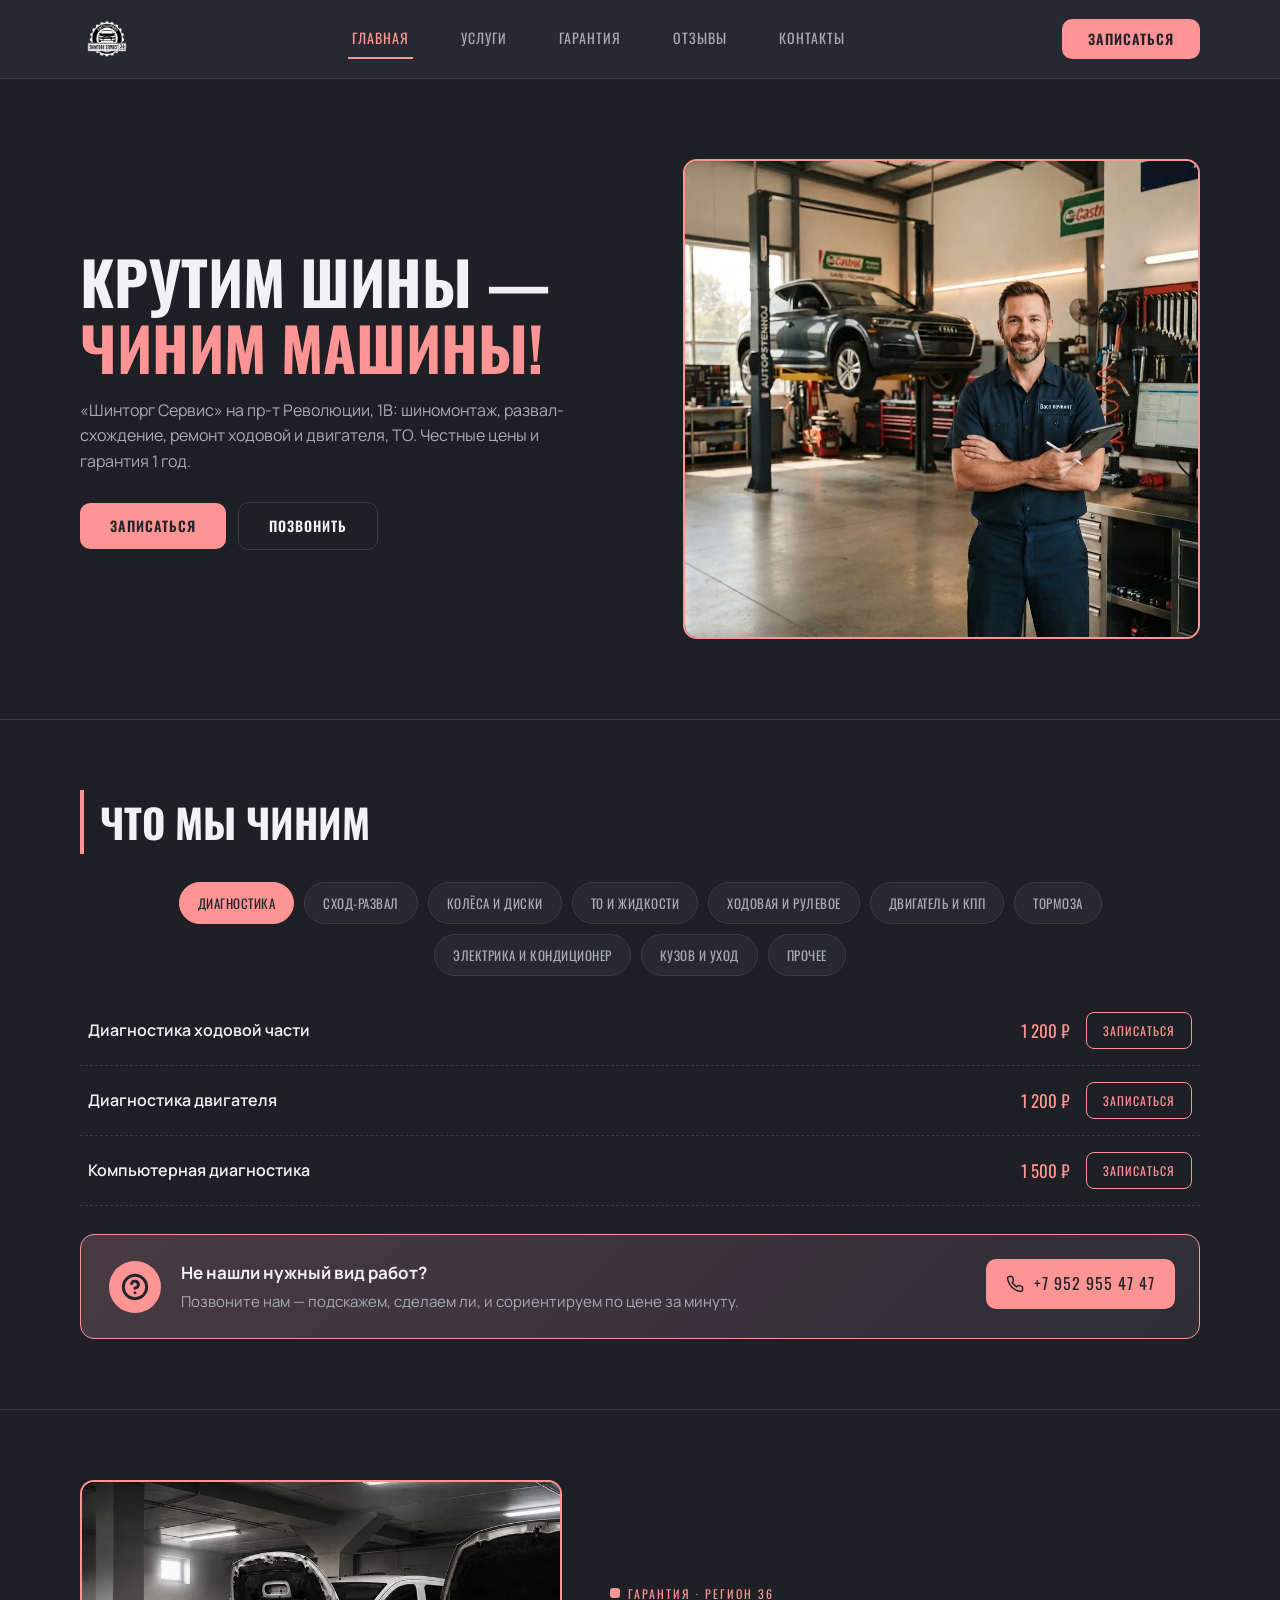
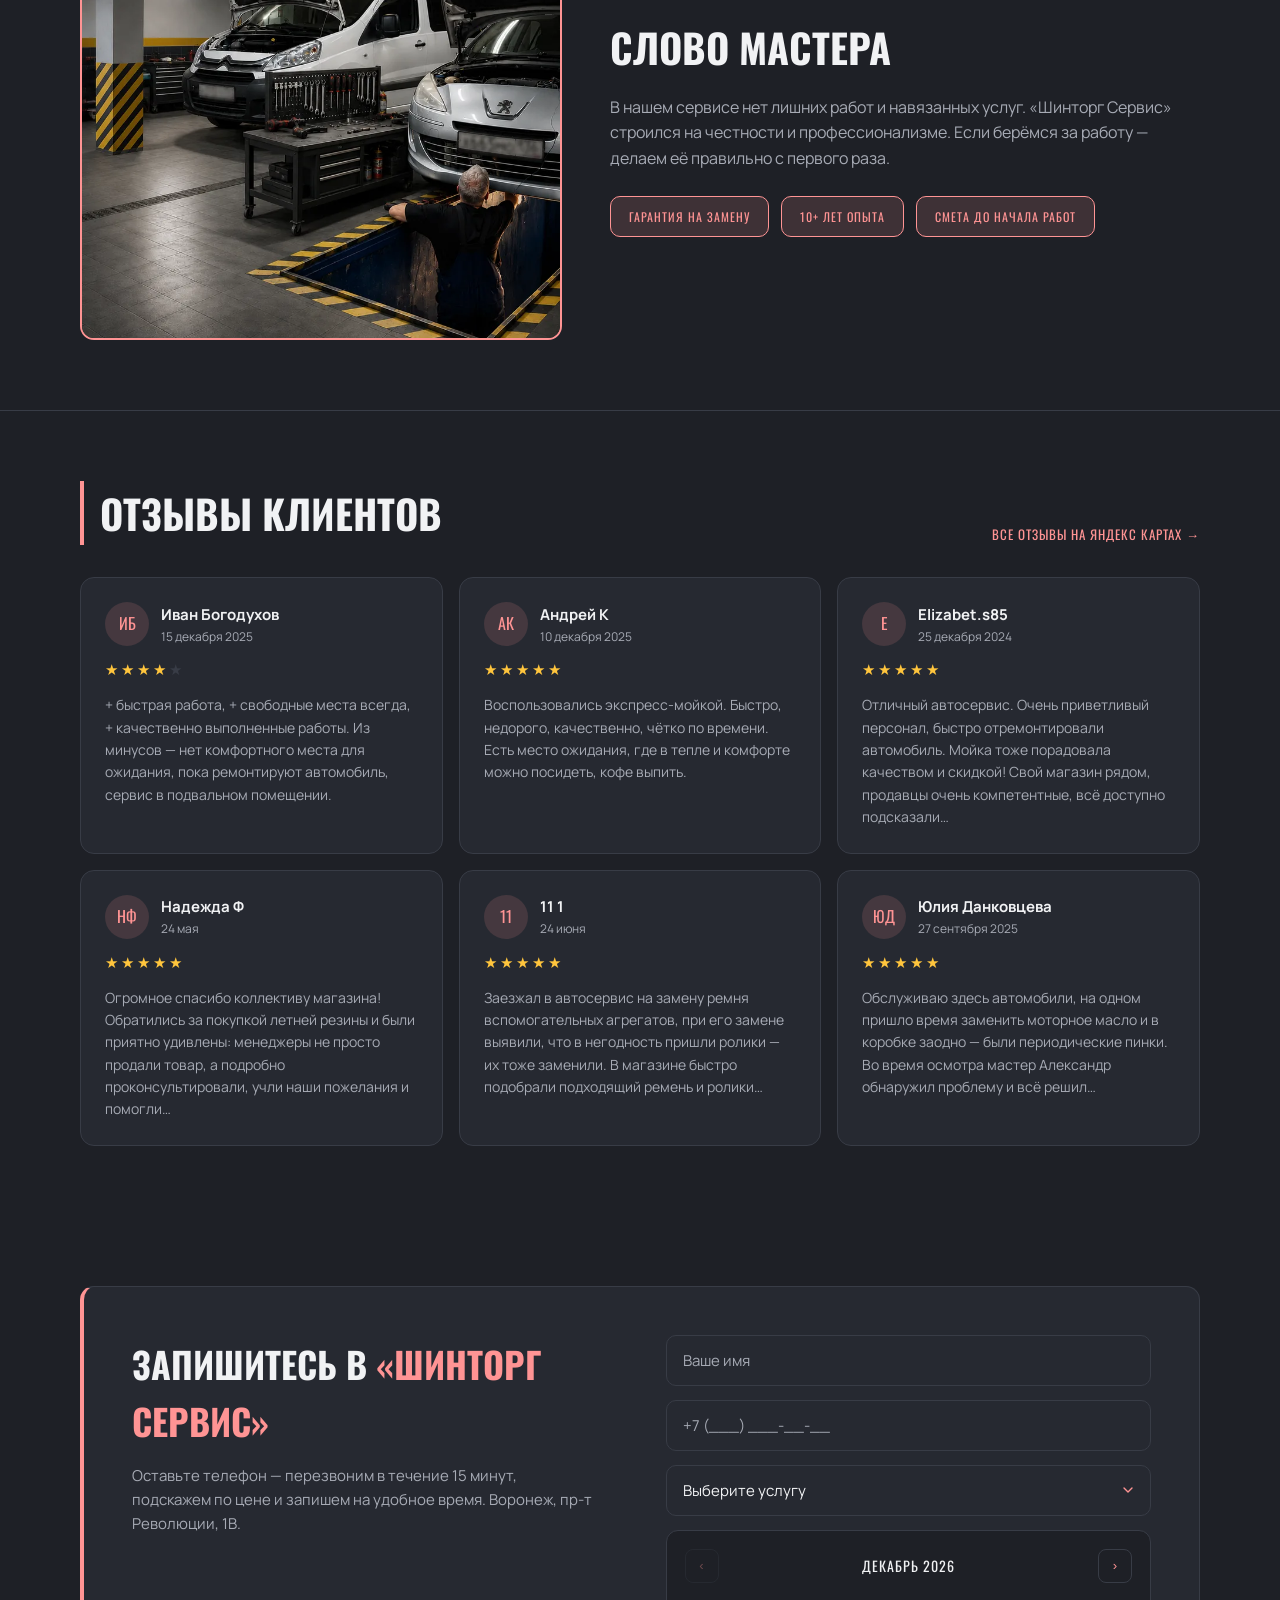
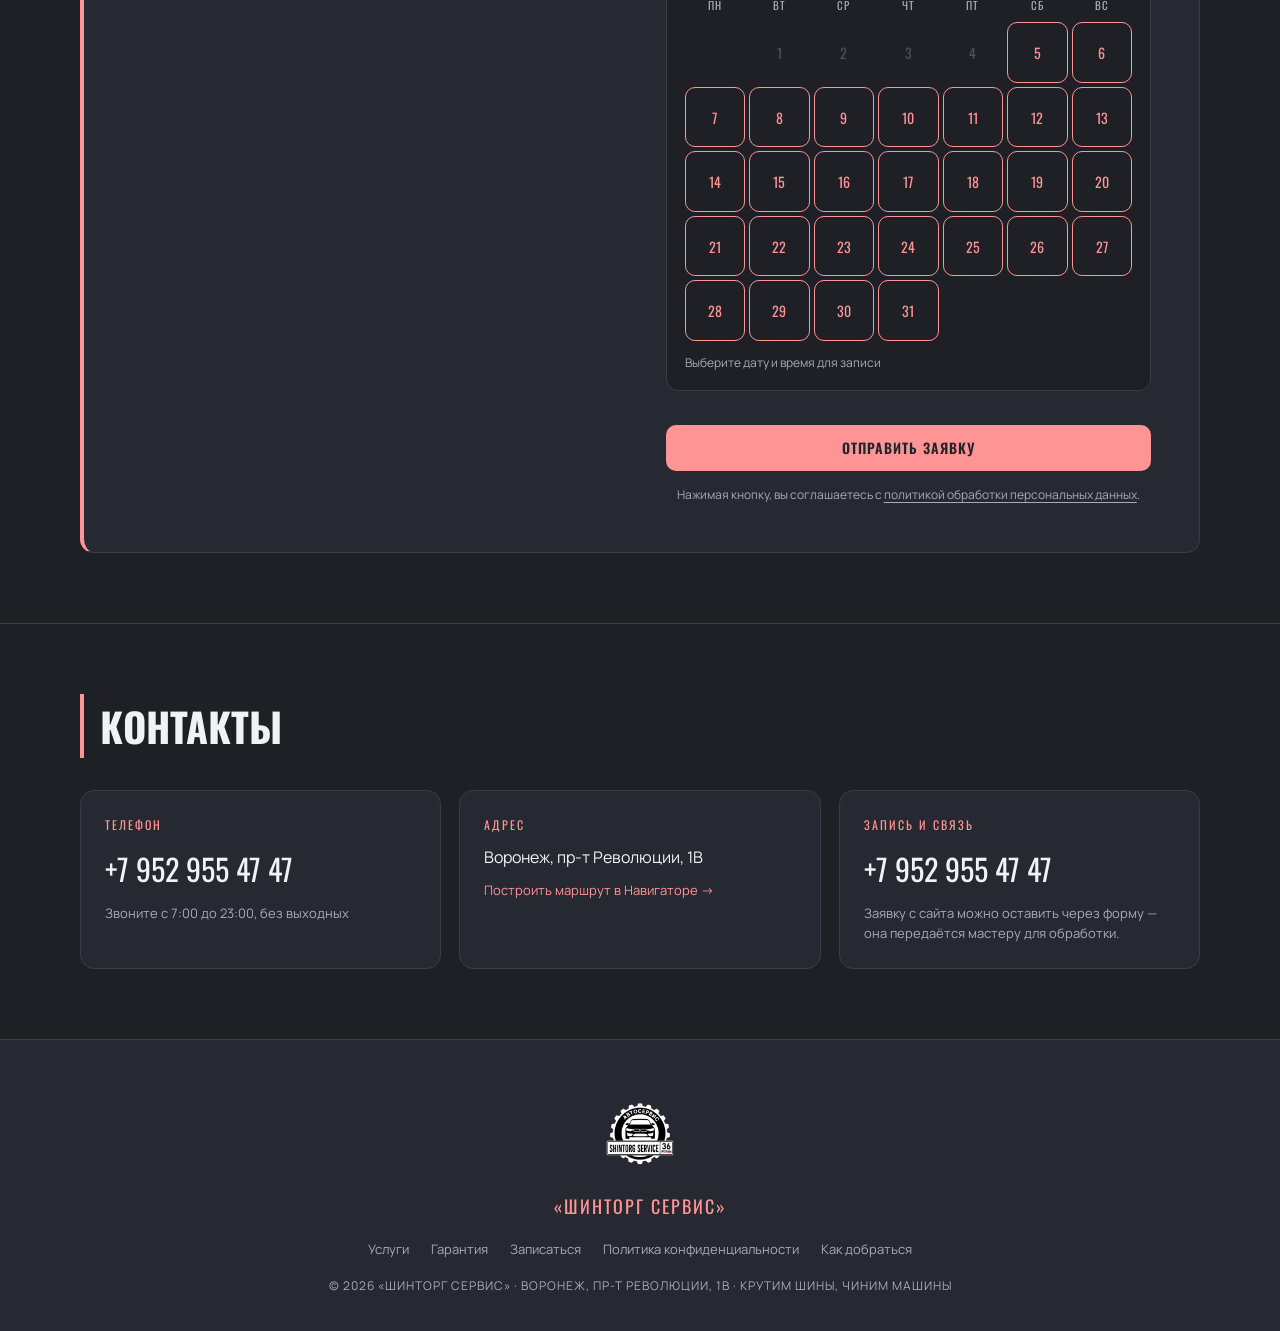
<file: index.html>
<!doctype html>
<html lang="ru">
  <head>
    <meta charset="UTF-8" />
    <meta name="viewport" content="width=device-width, initial-scale=1" />
    <title>Шинторг Сервис — автосервис в Воронеже | пр-т Революции 1В</title>
    <meta
      name="description"
      content="«Шинторг Сервис» в Воронеже: шиномонтаж, развал-схождение, ремонт ходовой и двигателя, ТО, автоэлектрик, химчистка. Гарантия 1 год. Пр-т Революции, 1В."
    />

    <!-- Фавиконка -->
    <link rel="icon" type="image/png" href="img/favicon.png" />
    <link rel="apple-touch-icon" href="img/favicon.png" />
    <meta name="theme-color" content="#23272f" />
    <meta name="robots" content="index, follow" />
    <meta property="og:type" content="website" />
    <meta
      property="og:title"
      content="Шинторг Сервис — автосервис в Воронеже"
    />
    <meta
      property="og:description"
      content="Шиномонтаж, диагностика, ремонт ходовой и двигателя, ТО. Запись на обслуживание в Воронеже."
    />
    <meta
      property="og:url"
      content="https://ar4i23.github.io/shintorg_service/"
    />
    <meta
      property="og:image"
      content="https://ar4i23.github.io/shintorg_service/img/master_1.webp"
    />
    <meta name="twitter:card" content="summary_large_image" />
    <link rel="canonical" href="https://ar4i23.github.io/shintorg_service/" />

    <link rel="preconnect" href="https://fonts.googleapis.com" />
    <link rel="preconnect" href="https://fonts.gstatic.com" crossorigin />
    <link
      href="https://fonts.googleapis.com/css2?family=Oswald:wght@500;600;700&family=Manrope:wght@400;500;700&display=swap"
      rel="stylesheet"
    />
    <link rel="stylesheet" href="css/style.css" />
    <link
      rel="preload"
      as="image"
      href="img/master_1.webp"
      fetchpriority="high"
    />
    <!-- Микроразметка: помогает Яндексу и Google понять, что это автосервис в Воронеже -->
    <script type="application/ld+json">
      {
        "@context": "https://schema.org",
        "@type": "AutoRepair",
        "name": "Шинторг Сервис",
        "description": "Автосервис в Воронеже: шиномонтаж, компьютерная диагностика, сход-развал, ремонт ходовой и двигателя. Онлайн-запись на сайте.",
        "url": "https://ar4i23.github.io/shintorg_service/",
        "telephone": "+79529554747",
        "address": {
          "@type": "PostalAddress",
          "addressLocality": "Воронеж",
          "streetAddress": "пр-т Революции, 1В",
          "addressCountry": "RU"
        },
        "openingHoursSpecification": {
          "@type": "OpeningHoursSpecification",
          "dayOfWeek": [
            "Monday",
            "Tuesday",
            "Wednesday",
            "Thursday",
            "Friday",
            "Saturday"
          ],
          "opens": "09:00",
          "closes": "19:00"
        },
        "priceRange": "от 700 ₽"
      }
    </script>
    <!-- Yandex.Metrika counter -->
    <script type="text/javascript">
      (function (m, e, t, r, i, k, a) {
        m[i] =
          m[i] ||
          function () {
            (m[i].a = m[i].a || []).push(arguments);
          };
        m[i].l = 1 * new Date();
        for (var j = 0; j < document.scripts.length; j++) {
          if (document.scripts[j].src === r) {
            return;
          }
        }
        ((k = e.createElement(t)),
          (a = e.getElementsByTagName(t)[0]),
          (k.async = 1),
          (k.src = r),
          a.parentNode.insertBefore(k, a));
      })(
        window,
        document,
        "script",
        "https://mc.yandex.ru/metrika/tag.js?id=113299816",
        "ym",
      );

      ym(113299816, "init", {
        ssr: true,
        webvisor: true,
        clickmap: true,
        ecommerce: "dataLayer",
        referrer: document.referrer,
        url: location.href,
        accurateTrackBounce: true,
        trackLinks: true,
      });
    </script>
    <noscript
      ><div>
        <img
          src="https://mc.yandex.ru/watch/113299816"
          style="position: absolute; left: -9999px"
          alt=""
        /></div
    ></noscript>
    <!-- /Yandex.Metrika counter -->
  </head>
  <body>
    <!-- Шапка: лого + навигация + кнопка -->
    <header class="header">
      <div class="header__inner container">
        <a class="header__logo" href="#hero">
          <img
            class="header__logo-img"
            src="img/logo.webp"
            alt="Логотип автосервиса «Шинторг Сервис»"
            width="54"
            height="54"
            decoding="async"
          />
        </a>

        <nav class="header__nav" data-nav aria-label="Основная навигация">
          <ul class="header__nav-list">
            <li>
              <a class="header__nav-item header__nav-item--active" href="#hero"
                >Главная</a
              >
            </li>
            <li><a class="header__nav-item" href="#services">Услуги</a></li>
            <li><a class="header__nav-item" href="#guarantee">Гарантия</a></li>
            <li><a class="header__nav-item" href="#reviews">Отзывы</a></li>
            <li><a class="header__nav-item" href="#contacts">Контакты</a></li>
          </ul>
        </nav>

        <div class="header__actions">
          <button
            class="button header__cta"
            type="button"
            data-scroll="#request"
          >
            Записаться
          </button>
          <button
            class="header__burger"
            type="button"
            data-burger
            aria-label="Открыть меню"
            aria-expanded="false"
          >
            <span class="header__burger-line"></span>
            <span class="header__burger-line"></span>
            <span class="header__burger-line"></span>
          </button>
        </div>
      </div>
    </header>

    <!-- Герой -->
    <section class="hero" id="hero">
      <div class="hero__inner container">
        <div class="hero__content">
          <h1 class="hero__title">
            Крутим шины — <span class="hero__accent">чиним машины!</span>
          </h1>
          <p class="hero__text">
            «Шинторг Сервис» на пр-т Революции, 1В: шиномонтаж,
            развал-схождение, ремонт ходовой и двигателя, ТО. Честные цены и
            гарантия 1 год.
          </p>
          <div class="hero__actions">
            <button
              class="button hero__button"
              type="button"
              data-scroll="#request"
            >
              Записаться
            </button>
            <a
              class="button button--secondary hero__phone"
              href="tel:+79529554747"
            >
              Позвонить
            </a>
          </div>
        </div>
        <figure class="hero__photo" data-reveal>
          <img
            src="img/master_1.webp"
            alt="Мастер автосервиса «Шинторг Сервис»"
            width="1024"
            height="1024"
            fetchpriority="high"
            decoding="async"
          />
        </figure>
      </div>
    </section>

    <!-- Прайс с категориями -->
    <section class="price" id="services">
      <div class="container">
        <h2 class="price__title">Что мы чиним</h2>

        <div class="price__tabs" role="tablist" aria-label="Категории услуг">
          <button
            class="price__tab price__tab--active"
            type="button"
            role="tab"
            aria-selected="true"
            data-tab="diag"
          >
            Диагностика
          </button>
          <button
            class="price__tab"
            type="button"
            role="tab"
            aria-selected="false"
            data-tab="razval"
          >
            Сход-развал
          </button>
          <button
            class="price__tab"
            type="button"
            role="tab"
            aria-selected="false"
            data-tab="wheels"
          >
            Колёса и диски
          </button>
          <button
            class="price__tab"
            type="button"
            role="tab"
            aria-selected="false"
            data-tab="to"
          >
            ТО и жидкости
          </button>
          <button
            class="price__tab"
            type="button"
            role="tab"
            aria-selected="false"
            data-tab="susp"
          >
            Ходовая и рулевое
          </button>
          <button
            class="price__tab"
            type="button"
            role="tab"
            aria-selected="false"
            data-tab="engine"
          >
            Двигатель и КПП
          </button>
          <button
            class="price__tab"
            type="button"
            role="tab"
            aria-selected="false"
            data-tab="brakes"
          >
            Тормоза
          </button>
          <button
            class="price__tab"
            type="button"
            role="tab"
            aria-selected="false"
            data-tab="electro"
          >
            Электрика и кондиционер
          </button>
          <button
            class="price__tab"
            type="button"
            role="tab"
            aria-selected="false"
            data-tab="body"
          >
            Кузов и уход
          </button>
          <button
            class="price__tab"
            type="button"
            role="tab"
            aria-selected="false"
            data-tab="other"
          >
            Прочее
          </button>
        </div>

        <div class="price__panels">
          <!-- Диагностика -->
          <div class="price__panel" role="tabpanel" data-panel="diag">
            <div class="price__row">
              <div class="price__info">
                <span class="price__name">Диагностика ходовой части</span>
              </div>
              <span class="price__value">1 200 ₽</span
              ><button
                class="price__book"
                type="button"
                data-book="Диагностика ходовой части"
              >
                Записаться
              </button>
            </div>
            <div class="price__row">
              <div class="price__info">
                <span class="price__name">Диагностика двигателя</span>
              </div>
              <span class="price__value">1 200 ₽</span
              ><button
                class="price__book"
                type="button"
                data-book="Диагностика двигателя"
              >
                Записаться
              </button>
            </div>
            <div class="price__row">
              <div class="price__info">
                <span class="price__name">Компьютерная диагностика</span>
              </div>
              <span class="price__value">1 500 ₽</span
              ><button
                class="price__book"
                type="button"
                data-book="Компьютерная диагностика"
              >
                Записаться
              </button>
            </div>
          </div>

          <!-- Сход-развал -->
          <div class="price__panel" role="tabpanel" data-panel="razval" hidden>
            <div class="price__row">
              <div class="price__info">
                <span class="price__name">Сход-развал</span
                ><span class="price__note"
                  >цена за одну ось · регулировка на 3D-стенде</span
                >
              </div>
              <span class="price__value">2 000 ₽</span
              ><button
                class="price__book"
                type="button"
                data-book="Сход-развал"
              >
                Записаться
              </button>
            </div>
          </div>

          <!-- Колёса и диски -->
          <div class="price__panel" role="tabpanel" data-panel="wheels" hidden>
            <div class="price__row">
              <div class="price__info">
                <span class="price__name">Шиномонтаж</span>
              </div>
              <span class="price__value">от 2 600 ₽</span
              ><button class="price__book" type="button" data-book="Шиномонтаж">
                Записаться
              </button>
            </div>
            <div class="price__row">
              <div class="price__info">
                <span class="price__name">Латка</span>
              </div>
              <span class="price__value">от 1 200 ₽</span
              ><button class="price__book" type="button" data-book="Латка">
                Записаться
              </button>
            </div>
            <div class="price__row">
              <div class="price__info">
                <span class="price__name">Правка литых дисков</span>
              </div>
              <span class="price__value">от 2 000 ₽</span
              ><button
                class="price__book"
                type="button"
                data-book="Правка литых дисков"
              >
                Записаться
              </button>
            </div>
            <div class="price__row">
              <div class="price__info">
                <span class="price__name">Прокатка штампованных дисков</span>
              </div>
              <span class="price__value">от 700 ₽</span
              ><button
                class="price__book"
                type="button"
                data-book="Прокатка штампованных дисков"
              >
                Записаться
              </button>
            </div>
          </div>

          <!-- ТО и жидкости -->
          <div class="price__panel" role="tabpanel" data-panel="to" hidden>
            <div class="price__row">
              <div class="price__info">
                <span class="price__name">Замена масла</span
                ><span class="price__note"
                  >+500 ₽ снятие/установка защиты. Масло куплено у нас — замена
                  бесплатно, оплачивается только защита.</span
                >
              </div>
              <span class="price__value">от 1 100 ₽</span
              ><button
                class="price__book"
                type="button"
                data-book="Замена масла"
              >
                Записаться
              </button>
            </div>
            <div class="price__row">
              <div class="price__info">
                <span class="price__name">Замена воздушного фильтра</span>
              </div>
              <span class="price__value">600 ₽</span
              ><button
                class="price__book"
                type="button"
                data-book="Замена воздушного фильтра"
              >
                Записаться
              </button>
            </div>
            <div class="price__row">
              <div class="price__info">
                <span class="price__name">Замена салонного фильтра</span
                ><span class="price__note">для Ford — 1 000 ₽</span>
              </div>
              <span class="price__value">600 ₽</span
              ><button
                class="price__book"
                type="button"
                data-book="Замена салонного фильтра"
              >
                Записаться
              </button>
            </div>
            <div class="price__row">
              <div class="price__info">
                <span class="price__name"
                  >Замена топливного фильтра (бензин)</span
                ><span class="price__note">вне бака</span>
              </div>
              <span class="price__value">1 000 ₽</span
              ><button
                class="price__book"
                type="button"
                data-book="Замена топливного фильтра (бензин)"
              >
                Записаться
              </button>
            </div>
            <div class="price__row">
              <div class="price__info">
                <span class="price__name"
                  >Замена топливного фильтра (дизель)</span
                >
              </div>
              <span class="price__value">1 500 ₽</span
              ><button
                class="price__book"
                type="button"
                data-book="Замена топливного фильтра (дизель)"
              >
                Записаться
              </button>
            </div>
            <div class="price__row">
              <div class="price__info">
                <span class="price__name">Чистка дроссельной заслонки</span>
              </div>
              <span class="price__value">от 1 000 ₽</span
              ><button
                class="price__book"
                type="button"
                data-book="Чистка дроссельной заслонки"
              >
                Записаться
              </button>
            </div>
            <div class="price__row">
              <div class="price__info">
                <span class="price__name">Замена антифриза аппаратом</span>
              </div>
              <span class="price__value">2 500 ₽</span
              ><button
                class="price__book"
                type="button"
                data-book="Замена антифриза аппаратом"
              >
                Записаться
              </button>
            </div>
            <div class="price__row">
              <div class="price__info">
                <span class="price__name">Замена тормозной жидкости</span>
              </div>
              <span class="price__value">2 500 ₽</span
              ><button
                class="price__book"
                type="button"
                data-book="Замена тормозной жидкости"
              >
                Записаться
              </button>
            </div>
            <div class="price__row">
              <div class="price__info">
                <span class="price__name">Замена масла в МКПП</span>
              </div>
              <span class="price__value">1 500 ₽</span
              ><button
                class="price__book"
                type="button"
                data-book="Замена масла в МКПП"
              >
                Записаться
              </button>
            </div>
            <div class="price__row">
              <div class="price__info">
                <span class="price__name">Замена масла в АКПП (частичная)</span>
              </div>
              <span class="price__value">2 500 ₽</span
              ><button
                class="price__book"
                type="button"
                data-book="Замена масла в АКПП (частичная)"
              >
                Записаться
              </button>
            </div>
          </div>

          <!-- Ходовая и рулевое -->
          <div class="price__panel" role="tabpanel" data-panel="susp" hidden>
            <div class="price__row">
              <div class="price__info">
                <span class="price__name">Замена ступичного подшипника</span>
              </div>
              <span class="price__value">от 2 500 ₽</span
              ><button
                class="price__book"
                type="button"
                data-book="Замена ступичного подшипника"
              >
                Записаться
              </button>
            </div>
            <div class="price__row">
              <div class="price__info">
                <span class="price__name">Замена рулевых наконечников</span>
              </div>
              <span class="price__value">от 2 000 ₽</span
              ><button
                class="price__book"
                type="button"
                data-book="Замена рулевых наконечников"
              >
                Записаться
              </button>
            </div>
            <div class="price__row">
              <div class="price__info">
                <span class="price__name">Замена шаровой опоры</span>
              </div>
              <span class="price__value">от 1 500 ₽</span
              ><button
                class="price__book"
                type="button"
                data-book="Замена шаровой опоры"
              >
                Записаться
              </button>
            </div>
            <div class="price__row">
              <div class="price__info">
                <span class="price__name">Замена сайлентблоков рычага</span>
              </div>
              <span class="price__value">от 4 500 ₽</span
              ><button
                class="price__book"
                type="button"
                data-book="Замена сайлентблоков рычага"
              >
                Записаться
              </button>
            </div>
            <div class="price__row">
              <div class="price__info">
                <span class="price__name">Замена гранаты (ШРУС)</span>
              </div>
              <span class="price__value">от 2 500 ₽</span
              ><button
                class="price__book"
                type="button"
                data-book="Замена гранаты (ШРУС)"
              >
                Записаться
              </button>
            </div>
            <div class="price__row">
              <div class="price__info">
                <span class="price__name">Замена рулевой рейки</span>
              </div>
              <span class="price__value">от 5 000 ₽</span
              ><button
                class="price__book"
                type="button"
                data-book="Замена рулевой рейки"
              >
                Записаться
              </button>
            </div>
          </div>

          <!-- Двигатель и КПП -->
          <div class="price__panel" role="tabpanel" data-panel="engine" hidden>
            <div class="price__row">
              <div class="price__info">
                <span class="price__name">Замена ГРМ с помпой</span>
              </div>
              <span class="price__value">от 9 000 ₽</span
              ><button
                class="price__book"
                type="button"
                data-book="Замена ГРМ с помпой"
              >
                Записаться
              </button>
            </div>
            <div class="price__row">
              <div class="price__info">
                <span class="price__name">Замена приводных ремней</span>
              </div>
              <span class="price__value">от 1 500 ₽</span
              ><button
                class="price__book"
                type="button"
                data-book="Замена приводных ремней"
              >
                Записаться
              </button>
            </div>
            <div class="price__row">
              <div class="price__info">
                <span class="price__name">Замена подушки двигателя</span>
              </div>
              <span class="price__value">от 1 000 ₽</span
              ><button
                class="price__book"
                type="button"
                data-book="Замена подушки двигателя"
              >
                Записаться
              </button>
            </div>
            <div class="price__row">
              <div class="price__info">
                <span class="price__name">Замена сцепления</span>
              </div>
              <span class="price__value">от 8 000 ₽</span
              ><button
                class="price__book"
                type="button"
                data-book="Замена сцепления"
              >
                Записаться
              </button>
            </div>
            <div class="price__row">
              <div class="price__info">
                <span class="price__name">Замена МКПП</span>
              </div>
              <span class="price__value">от 5 500 ₽</span
              ><button
                class="price__book"
                type="button"
                data-book="Замена МКПП"
              >
                Записаться
              </button>
            </div>
            <div class="price__row">
              <div class="price__info">
                <span class="price__name">Замена АКПП</span>
              </div>
              <span class="price__value">от 12 000 ₽</span
              ><button
                class="price__book"
                type="button"
                data-book="Замена АКПП"
              >
                Записаться
              </button>
            </div>
          </div>

          <!-- Тормоза -->
          <div class="price__panel" role="tabpanel" data-panel="brakes" hidden>
            <div class="price__row">
              <div class="price__info">
                <span class="price__name">Замена передних колодок</span>
              </div>
              <span class="price__value">1 500 ₽</span
              ><button
                class="price__book"
                type="button"
                data-book="Замена передних колодок"
              >
                Записаться
              </button>
            </div>
            <div class="price__row">
              <div class="price__info">
                <span class="price__name">Замена задних колодок</span>
              </div>
              <span class="price__value">от 2 500 ₽</span
              ><button
                class="price__book"
                type="button"
                data-book="Замена задних колодок"
              >
                Записаться
              </button>
            </div>
          </div>

          <!-- Электрика и кондиционер -->
          <div class="price__panel" role="tabpanel" data-panel="electro" hidden>
            <div class="price__row">
              <div class="price__info">
                <span class="price__name">Замена лампочки</span>
              </div>
              <span class="price__value">от 500 ₽</span
              ><button
                class="price__book"
                type="button"
                data-book="Замена лампочки"
              >
                Записаться
              </button>
            </div>
            <div class="price__row">
              <div class="price__info">
                <span class="price__name">Замена датчика</span>
              </div>
              <span class="price__value">от 500 ₽</span
              ><button
                class="price__book"
                type="button"
                data-book="Замена датчика"
              >
                Записаться
              </button>
            </div>
            <div class="price__row">
              <div class="price__info">
                <span class="price__name">Установка сигнализации</span>
              </div>
              <span class="price__value">от 10 000 ₽</span
              ><button
                class="price__book"
                type="button"
                data-book="Установка сигнализации"
              >
                Записаться
              </button>
            </div>
            <div class="price__row">
              <div class="price__info">
                <span class="price__name">Заправка кондиционера</span
                ><span class="price__note">подключение системы — 1 000 ₽</span>
              </div>
              <span class="price__value">450 ₽ / 100 г</span
              ><button
                class="price__book"
                type="button"
                data-book="Заправка кондиционера"
              >
                Записаться
              </button>
            </div>
          </div>

          <!-- Кузов и уход -->
          <div class="price__panel" role="tabpanel" data-panel="body" hidden>
            <div class="price__row">
              <div class="price__info">
                <span class="price__name">Мойка</span>
              </div>
              <span class="price__value">от 500 ₽</span
              ><button class="price__book" type="button" data-book="Мойка">
                Записаться
              </button>
            </div>
            <div class="price__row">
              <div class="price__info">
                <span class="price__name">Химчистка салона</span>
              </div>
              <span class="price__value">от 8 000 ₽</span
              ><button
                class="price__book"
                type="button"
                data-book="Химчистка салона"
              >
                Записаться
              </button>
            </div>
            <div class="price__row">
              <div class="price__info">
                <span class="price__name">Кузовные работы</span
                ><span class="price__note"
                  >стоимость определяется по машине — оценим на месте
                  бесплатно</span
                >
              </div>
              <span class="price__value">по осмотру</span
              ><button
                class="price__book"
                type="button"
                data-book="Кузовные работы"
              >
                Записаться
              </button>
            </div>
          </div>

          <!-- Прочее -->
          <div class="price__panel" role="tabpanel" data-panel="other" hidden>
            <div class="price__row">
              <div class="price__info">
                <span class="price__name">Слесарные работы</span>
              </div>
              <span class="price__value">от 500 ₽</span
              ><button
                class="price__book"
                type="button"
                data-book="Слесарные работы"
              >
                Записаться
              </button>
            </div>
          </div>
        </div>
        <!-- Не нашли работу — позвоните -->
        <div class="price__footer">
          <span class="price__footer-icon" aria-hidden="true">
            <svg
              viewBox="0 0 24 24"
              fill="none"
              stroke="currentColor"
              stroke-width="2"
              stroke-linecap="round"
              stroke-linejoin="round"
              aria-hidden="true"
            >
              <circle cx="12" cy="12" r="10" />
              <path d="M9.09 9a3 3 0 0 1 5.83 1c0 2-3 3-3 3" />
              <path d="M12 17h.01" />
            </svg>
          </span>
          <p class="price__footer-text">
            <b>Не нашли нужный вид работ?</b>
            Позвоните нам — подскажем, сделаем ли, и сориентируем по цене за
            минуту.
          </p>
          <a class="price__footer-phone" href="tel:+79529554747">
            <svg
              viewBox="0 0 24 24"
              fill="none"
              stroke="currentColor"
              stroke-width="2"
              stroke-linecap="round"
              stroke-linejoin="round"
              aria-hidden="true"
            >
              <path
                d="M22 16.92v3a2 2 0 0 1-2.18 2 19.79 19.79 0 0 1-8.63-3.07 19.5 19.5 0 0 1-6-6 19.79 19.79 0 0 1-3.07-8.67A2 2 0 0 1 4.11 2h3a2 2 0 0 1 2 1.72 12.84 12.84 0 0 0 .7 2.81 2 2 0 0 1-.45 2.11L8.09 9.91a16 16 0 0 0 6 6l1.27-1.27a2 2 0 0 1 2.11-.45 12.84 12.84 0 0 0 2.81.7A2 2 0 0 1 22 16.92z"
              />
            </svg>
            +7 952 955 47 47
          </a>
        </div>
      </div>
    </section>

    <!-- Гарантия -->
    <section class="guarantee" id="guarantee">
      <div class="guarantee__inner container">
        <figure class="guarantee__photo" data-reveal>
          <img
            src="img/master_2.webp"
            alt="Мастер автосервиса «Шинторг Сервис»"
            width="814"
            height="1086"
            loading="lazy"
            decoding="async"
          />
        </figure>
        <div class="guarantee__content">
          <span class="guarantee__label">Гарантия · Регион 36</span>
          <h2 class="guarantee__title">Слово мастера</h2>
          <p class="guarantee__text">
            В нашем сервисе нет лишних работ и навязанных услуг. «Шинторг
            Сервис» строился на честности и профессионализме. Если берёмся за
            работу — делаем её правильно с первого раза.
          </p>
          <ul class="guarantee__badges">
            <li class="guarantee__badge">Гарантия на замену</li>
            <li class="guarantee__badge">10+ лет опыта</li>
            <li class="guarantee__badge">Смета до начала работ</li>
          </ul>
        </div>
      </div>
    </section>

    <!-- Отзывы -->
    <section class="reviews" id="reviews">
      <div class="container">
        <div class="reviews__head">
          <h2 class="reviews__title">Отзывы клиентов</h2>
          <a
            class="reviews__link"
            href="https://yandex.ru/maps/193/voronezh/?ll=39.216557%2C51.681958&mode=poi&poi%5Bpoint%5D=39.216688%2C51.682024&poi%5Buri%5D=ymapsbm1%3A%2F%2Forg%3Foid%3D1212275923&tab=reviews&z=21"
            target="_blank"
            rel="noopener"
            >Все отзывы на Яндекс Картах →</a
          >
        </div>

        <div class="reviews__list">
          <article class="review-card" data-reveal>
            <div class="review-card__head">
              <span class="review-card__avatar">ИБ</span>
              <div>
                <div class="review-card__author">Иван Богодухов</div>
                <div class="review-card__meta">15 декабря 2025</div>
              </div>
            </div>
            <div class="review-card__stars" aria-label="Оценка 4 из 5">
              ★★★★<span class="review-card__star--dim">★</span>
            </div>
            <p class="review-card__text">
              + быстрая работа, + свободные места всегда, + качественно
              выполненные работы. Из минусов — нет комфортного места для
              ожидания, пока ремонтируют автомобиль, сервис в подвальном
              помещении.
            </p>
          </article>

          <article class="review-card" data-reveal>
            <div class="review-card__head">
              <span class="review-card__avatar">АК</span>
              <div>
                <div class="review-card__author">Андрей К</div>
                <div class="review-card__meta">10 декабря 2025</div>
              </div>
            </div>
            <div class="review-card__stars" aria-label="Оценка 5 из 5">
              ★★★★★
            </div>
            <p class="review-card__text">
              Воспользовались экспресс-мойкой. Быстро, недорого, качественно,
              чётко по времени. Есть место ожидания, где в тепле и комфорте
              можно посидеть, кофе выпить.
            </p>
          </article>

          <article class="review-card" data-reveal>
            <div class="review-card__head">
              <span class="review-card__avatar">E</span>
              <div>
                <div class="review-card__author">Elizabet.s85</div>
                <div class="review-card__meta">25 декабря 2024</div>
              </div>
            </div>
            <div class="review-card__stars" aria-label="Оценка 5 из 5">
              ★★★★★
            </div>
            <p class="review-card__text">
              Отличный автосервис. Очень приветливый персонал, быстро
              отремонтировали автомобиль. Мойка тоже порадовала качеством и
              скидкой! Свой магазин рядом, продавцы очень компетентные, всё
              доступно подсказали…
            </p>
          </article>

          <article class="review-card" data-reveal>
            <div class="review-card__head">
              <span class="review-card__avatar">НФ</span>
              <div>
                <div class="review-card__author">Надежда Ф</div>
                <div class="review-card__meta">24 мая</div>
              </div>
            </div>
            <div class="review-card__stars" aria-label="Оценка 5 из 5">
              ★★★★★
            </div>
            <p class="review-card__text">
              Огромное спасибо коллективу магазина! Обратились за покупкой
              летней резины и были приятно удивлены: менеджеры не просто продали
              товар, а подробно проконсультировали, учли наши пожелания и
              помогли…
            </p>
          </article>

          <article class="review-card" data-reveal>
            <div class="review-card__head">
              <span class="review-card__avatar">11</span>
              <div>
                <div class="review-card__author">11 1</div>
                <div class="review-card__meta">24 июня</div>
              </div>
            </div>
            <div class="review-card__stars" aria-label="Оценка 5 из 5">
              ★★★★★
            </div>
            <p class="review-card__text">
              Заезжал в автосервис на замену ремня вспомогательных агрегатов,
              при его замене выявили, что в негодность пришли ролики — их тоже
              заменили. В магазине быстро подобрали подходящий ремень и ролики…
            </p>
          </article>

          <article class="review-card" data-reveal>
            <div class="review-card__head">
              <span class="review-card__avatar">ЮД</span>
              <div>
                <div class="review-card__author">Юлия Данковцева</div>
                <div class="review-card__meta">27 сентября 2025</div>
              </div>
            </div>
            <div class="review-card__stars" aria-label="Оценка 5 из 5">
              ★★★★★
            </div>
            <p class="review-card__text">
              Обслуживаю здесь автомобили, на одном пришло время заменить
              моторное масло и в коробке заодно — были периодические пинки. Во
              время осмотра мастер Александр обнаружил проблему и всё решил…
            </p>
          </article>
        </div>
      </div>
      <div class="reviews__dots" data-reviews-dots></div>
    </section>

    <!-- Форма заявки -->
    <section class="cta" id="request">
      <div class="container">
        <div class="cta__box">
          <div class="cta__content">
            <h2 class="cta__title">
              Запишитесь в <span class="cta__brand">«Шинторг Сервис»</span>
            </h2>
            <p class="cta__text">
              Оставьте телефон — перезвоним в течение 15 минут, подскажем по
              цене и запишем на удобное время. Воронеж, пр-т Революции, 1В.
            </p>
          </div>
          <!-- Форма записи -->
          <form class="cta__form" data-form novalidate>
            <div class="cta__field">
              <input
                class="cta__input"
                type="text"
                name="name"
                placeholder="Ваше имя"
                data-validate="name"
                autocomplete="name"
              />
              <span class="cta__error" hidden
                >Имя: минимум 2 русские буквы, без пробелов, цифр и
                символов</span
              >
            </div>

            <div class="cta__field">
              <input
                class="cta__input"
                type="tel"
                name="phone"
                placeholder="+7 (___) ___-__-__"
                data-validate="phone"
                autocomplete="tel"
              />
              <span class="cta__error" hidden
                >Проверьте номер: +7 (900) 123-45-67 (мобильный) или +7 (473)
                123-45-67 (городской)</span
              >
            </div>

            <div class="cta__field">
              <select
                class="cta__input cta__select"
                name="service"
                data-validate="service"
              >
                <option value="" disabled selected>Выберите услугу</option>
                <optgroup label="Диагностика">
                  <option>Диагностика ходовой части</option>
                  <option>Диагностика двигателя</option>
                  <option>Компьютерная диагностика</option>
                </optgroup>
                <optgroup label="Сход-развал">
                  <option>Сход-развал</option>
                </optgroup>
                <optgroup label="Колёса и диски">
                  <option>Шиномонтаж</option>
                  <option>Латка</option>
                  <option>Правка литых дисков</option>
                  <option>Прокатка штампованных дисков</option>
                </optgroup>
                <optgroup label="ТО и жидкости">
                  <option>Замена масла</option>
                  <option>Замена воздушного фильтра</option>
                  <option>Замена салонного фильтра</option>
                  <option>Замена топливного фильтра (бензин)</option>
                  <option>Замена топливного фильтра (дизель)</option>
                  <option>Чистка дроссельной заслонки</option>
                  <option>Замена антифриза аппаратом</option>
                  <option>Замена тормозной жидкости</option>
                  <option>Замена масла в МКПП</option>
                  <option>Замена масла в АКПП (частичная)</option>
                </optgroup>
                <optgroup label="Ходовая и рулевое">
                  <option>Замена ступичного подшипника</option>
                  <option>Замена рулевых наконечников</option>
                  <option>Замена шаровой опоры</option>
                  <option>Замена сайлентблоков рычага</option>
                  <option>Замена гранаты (ШРУС)</option>
                  <option>Замена рулевой рейки</option>
                </optgroup>
                <optgroup label="Двигатель и КПП">
                  <option>Замена ГРМ с помпой</option>
                  <option>Замена приводных ремней</option>
                  <option>Замена подушки двигателя</option>
                  <option>Замена сцепления</option>
                  <option>Замена МКПП</option>
                  <option>Замена АКПП</option>
                </optgroup>
                <optgroup label="Тормоза">
                  <option>Замена передних колодок</option>
                  <option>Замена задних колодок</option>
                </optgroup>
                <optgroup label="Электрика и кондиционер">
                  <option>Замена лампочки</option>
                  <option>Замена датчика</option>
                  <option>Установка сигнализации</option>
                  <option>Заправка кондиционера</option>
                </optgroup>
                <optgroup label="Кузов и уход">
                  <option>Мойка</option>
                  <option>Химчистка салона</option>
                  <option>Кузовные работы</option>
                </optgroup>
                <optgroup label="Прочее">
                  <option>Слесарные работы</option>
                </optgroup>
              </select>
              <span class="cta__error" hidden>Выберите услугу</span>
            </div>
            <div class="cta__field cta__field--calendar">
              <div class="calendar" data-calendar>
                <div class="calendar__head">
                  <button
                    class="calendar__nav"
                    type="button"
                    data-cal-prev
                    aria-label="Предыдущий месяц"
                  >
                    ‹
                  </button>
                  <span class="calendar__month" data-cal-month></span>
                  <button
                    class="calendar__nav"
                    type="button"
                    data-cal-next
                    aria-label="Следующий месяц"
                  >
                    ›
                  </button>
                </div>
                <div class="calendar__weekdays">
                  <span>ПН</span><span>ВТ</span><span>СР</span><span>ЧТ</span
                  ><span>ПТ</span><span>СБ</span><span>ВС</span>
                </div>
                <div class="calendar__grid" data-cal-grid></div>

                <div class="calendar__slots" data-cal-slots hidden>
                  <span class="calendar__slots-label">Выберите время:</span>
                  <div class="calendar__slots-list" data-cal-slots-list></div>
                </div>

                <span class="calendar__hint"
                  >Выберите дату и время для записи</span
                >
              </div>
            </div>

            <div class="cta__field">
              <input type="hidden" name="date" data-validate="date" />
              <input type="hidden" name="time" data-validate="time" />
              <span class="cta__error" hidden
                >Выберите дату и время для записи</span
              >
            </div>

            <button class="button cta__button" type="submit">
              Отправить заявку
            </button>
            <span class="cta__note"
              >Нажимая кнопку, вы соглашаетесь с&#160;<a
                class="cta__policy-link"
                href="privacy.html"
                target="_blank"
                rel="noopener"
                >политикой обработки персональных данных</a
              >.</span
            >
          </form>
        </div>
      </div>
    </section>

    <!-- Контакты -->
    <section class="contacts" id="contacts">
      <div class="container">
        <h2 class="contacts__title">Контакты</h2>

        <div class="contacts__grid">
          <div class="contacts__card" data-reveal>
            <span class="contacts__label">Телефон</span>
            <a class="contacts__phone" href="tel:+79529554747"
              >+7 952 955 47 47</a
            >
            <span class="contacts__note"
              >Звоните с 7:00 до 23:00, без выходных</span
            >
          </div>

          <div class="contacts__card" data-reveal>
            <span class="contacts__label">Адрес</span>
            <span class="contacts__value">Воронеж, пр-т Революции, 1В</span>
            <!-- В секции контактов -->
            <a
              class="contacts__map-link"
              target="_blank"
              href="https://yandex.ru/maps/193/voronezh/?ll=39.216154%2C51.681588&mode=routes&rtext=~51.681905%2C39.216250&rtt=auto&ruri=~ymapsbm1%3A%2F%2Fgeo%3Fdata%3DCgg1Nzg3NjEwNRJG0KDQvtGB0YHQuNGPLCDQktC-0YDQvtC90LXQtiwg0L_RgNC-0YHQv9C10LrRgiDQoNC10LLQvtC70Y7RhtC40LgsIDHQkiIKDXHdHEIVRbpOQg%2C%2C&z=19"
              rel="noopener"
            >
              Построить маршрут в Навигаторе →
            </a>
          </div>

          <div class="contacts__card" data-reveal>
            <span class="contacts__label">Запись и связь</span>
            <a class="contacts__phone" href="tel:+79529554747"
              >+7 952 955 47 47</a
            >
            <span class="contacts__note"
              >Заявку с сайта можно оставить через форму — она передаётся
              мастеру для обработки.</span
            >
          </div>
        </div>
      </div>
    </section>

    <!-- Подвал -->
    <footer class="footer">
      <div class="container">
        <div class="footer__logo">
          <img
            class="footer__logo-img"
            src="img/logo.webp"
            alt="Шинторг Сервис"
            width="54"
            height="54"
            loading="lazy"
            decoding="async"
          />
          <span class="footer__logo-name">«Шинторг Сервис»</span>
        </div>
        <nav class="footer__nav">
          <a class="footer__link" href="#services">Услуги</a>
          <a class="footer__link" href="#guarantee">Гарантия</a>
          <a class="footer__link" href="#request">Записаться</a>
          <a class="footer__link" href="privacy.html"
            >Политика конфиденциальности</a
          >
          <!-- В футере -->
          <a
            class="footer__link"
            target="_blank"
            href="https://yandex.ru/maps/193/voronezh/?ll=39.216154%2C51.681588&mode=routes&rtext=~51.681905%2C39.216250&rtt=auto&ruri=~ymapsbm1%3A%2F%2Fgeo%3Fdata%3DCgg1Nzg3NjEwNRJG0KDQvtGB0YHQuNGPLCDQktC-0YDQvtC90LXQtiwg0L_RgNC-0YHQv9C10LrRgiDQoNC10LLQvtC70Y7RhtC40LgsIDHQkiIKDXHdHEIVRbpOQg%2C%2C&z=19"
            rel="noopener"
          >
            Как добраться
          </a>
        </nav>
        <p class="footer__copyright">
          © 2026 «Шинторг Сервис» · Воронеж, пр-т Революции, 1В · крутим шины,
          чиним машины
        </p>
      </div>
    </footer>
    <!-- Модалка успеха -->
    <div
      class="modal"
      data-modal
      role="dialog"
      aria-modal="true"
      aria-labelledby="modal-title"
      hidden
    >
      <div class="modal__overlay" data-modal-close></div>
      <div class="modal__box">
        <button
          class="modal__close"
          type="button"
          data-modal-close
          aria-label="Закрыть"
        >
          ×
        </button>
        <h3 class="modal__title" id="modal-title">Заявка отправлена!</h3>
        <p class="modal__text">
          Спасибо! Мастер свяжется с вами в течение 15 минут, чтобы подтвердить
          запись.
        </p>
        <button class="button modal__button" type="button" data-modal-close>
          Отлично
        </button>
      </div>
    </div>

    <script type="module" src="js/main.js"></script>
  </body>
</html>
</file>
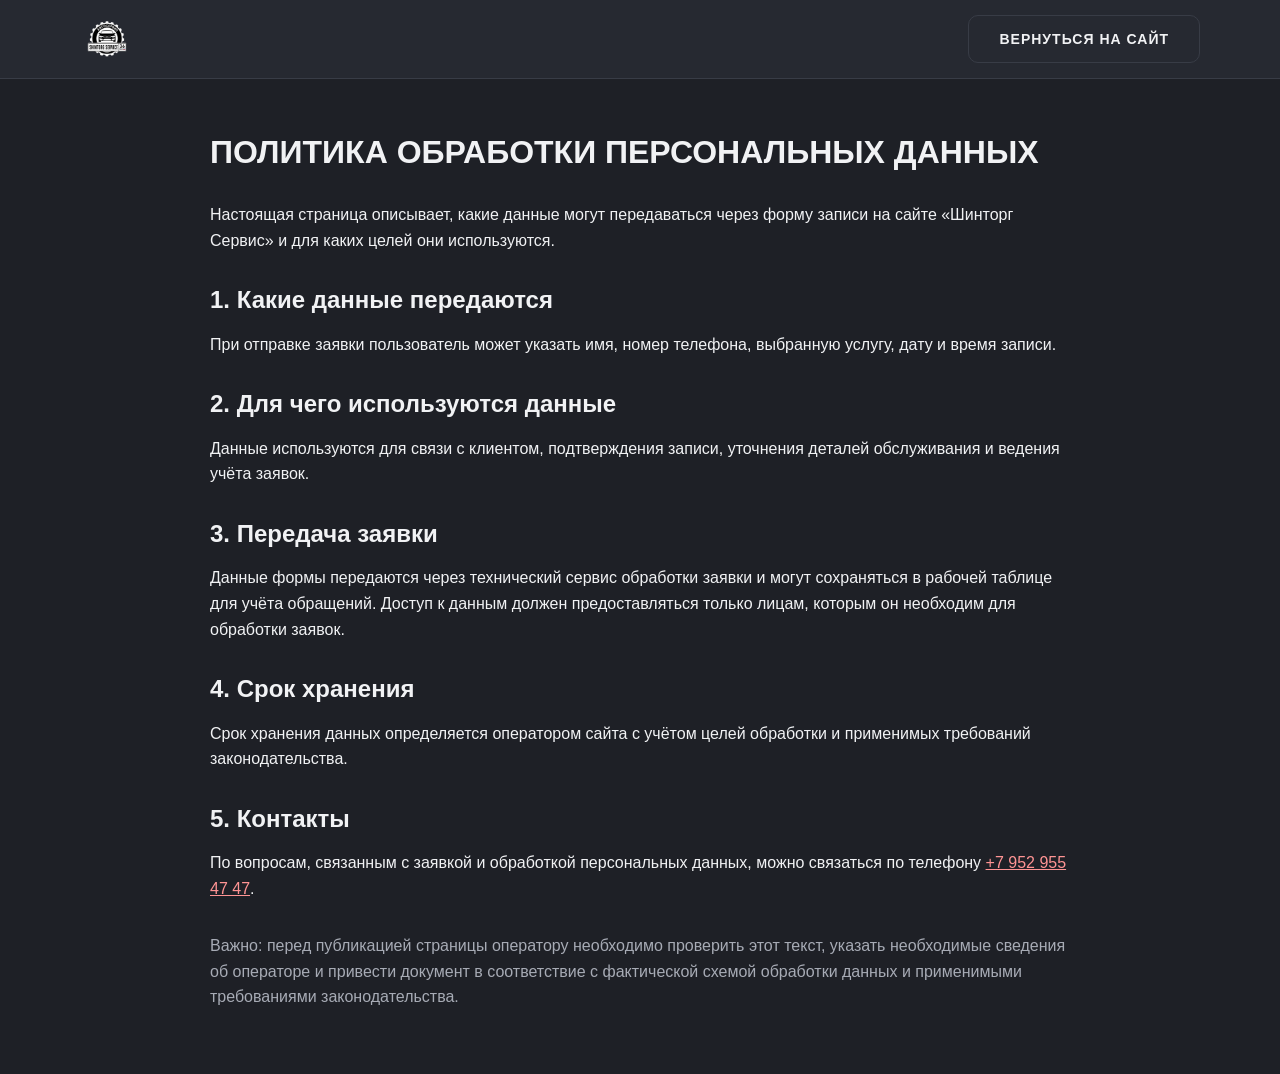
<file: privacy.html>
<!doctype html>
<html lang="ru">
  <head>
    <meta charset="UTF-8" />
    <meta name="viewport" content="width=device-width, initial-scale=1" />
    <title>Политика обработки персональных данных — Шинторг Сервис</title>
    <meta
      name="description"
      content="Информация об обработке персональных данных при использовании сайта «Шинторг Сервис» в Воронеже."
    />
    <link rel="icon" type="image/png" href="img/favicon.png" />
    <link rel="stylesheet" href="css/style.css" />
    <!-- Yandex.Metrika counter -->
    <script type="text/javascript">
      (function (m, e, t, r, i, k, a) {
        m[i] =
          m[i] ||
          function () {
            (m[i].a = m[i].a || []).push(arguments);
          };
        m[i].l = 1 * new Date();
        for (var j = 0; j < document.scripts.length; j++) {
          if (document.scripts[j].src === r) {
            return;
          }
        }
        ((k = e.createElement(t)),
          (a = e.getElementsByTagName(t)[0]),
          (k.async = 1),
          (k.src = r),
          a.parentNode.insertBefore(k, a));
      })(
        window,
        document,
        "script",
        "https://mc.yandex.ru/metrika/tag.js?id=113299816",
        "ym",
      );

      ym(113299816, "init", {
        ssr: true,
        webvisor: true,
        clickmap: true,
        ecommerce: "dataLayer",
        referrer: document.referrer,
        url: location.href,
        accurateTrackBounce: true,
        trackLinks: true,
      });
    </script>
    <noscript
      ><div>
        <img
          src="https://mc.yandex.ru/watch/113299816"
          style="position: absolute; left: -9999px"
          alt=""
        /></div
    ></noscript>
    <!-- /Yandex.Metrika counter -->
  </head>
  <body>
    <header class="header">
      <div class="header__inner container">
        <a
          class="header__logo"
          href="index.html"
          aria-label="Шинторг Сервис — на главную"
        >
          <img
            class="header__logo-img"
            src="img/logo.webp"
            alt="Шинторг Сервис"
            width="54"
            height="54"
          />
        </a>
        <a class="button button--secondary" href="index.html"
          >Вернуться на сайт</a
        >
      </div>
    </header>

    <main
      class="container"
      style="padding-top: 48px; padding-bottom: 64px; max-width: 900px"
    >
      <h1
        style="
          font-family: var(--font-head);
          text-transform: uppercase;
          margin-bottom: 24px;
        "
      >
        Политика обработки персональных данных
      </h1>

      <p style="margin-bottom: 20px">
        Настоящая страница описывает, какие данные могут передаваться через
        форму записи на сайте «Шинторг Сервис» и для каких целей они
        используются.
      </p>

      <h2 style="font-family: var(--font-head); margin: 28px 0 12px">
        1. Какие данные передаются
      </h2>
      <p>
        При отправке заявки пользователь может указать имя, номер телефона,
        выбранную услугу, дату и время записи.
      </p>

      <h2 style="font-family: var(--font-head); margin: 28px 0 12px">
        2. Для чего используются данные
      </h2>
      <p>
        Данные используются для связи с клиентом, подтверждения записи,
        уточнения деталей обслуживания и ведения учёта заявок.
      </p>

      <h2 style="font-family: var(--font-head); margin: 28px 0 12px">
        3. Передача заявки
      </h2>
      <p>
        Данные формы передаются через технический сервис обработки заявки и
        могут сохраняться в рабочей таблице для учёта обращений. Доступ к данным
        должен предоставляться только лицам, которым он необходим для обработки
        заявок.
      </p>

      <h2 style="font-family: var(--font-head); margin: 28px 0 12px">
        4. Срок хранения
      </h2>
      <p>
        Срок хранения данных определяется оператором сайта с учётом целей
        обработки и применимых требований законодательства.
      </p>

      <h2 style="font-family: var(--font-head); margin: 28px 0 12px">
        5. Контакты
      </h2>
      <p>
        По вопросам, связанным с заявкой и обработкой персональных данных, можно
        связаться по телефону
        <a href="tel:+79529554747" style="color: var(--color-accent)"
          >+7 952 955 47 47</a
        >.
      </p>

      <p style="margin-top: 32px; color: var(--color-muted)">
        Важно: перед публикацией страницы оператору необходимо проверить этот
        текст, указать необходимые сведения об операторе и привести документ в
        соответствие с фактической схемой обработки данных и применимыми
        требованиями законодательства.
      </p>
    </main>
  </body>
</html>
</file>
<file: css/style.css>
/* ============================================
   ТОЧКА ВХОДА ДЛЯ СТИЛЕЙ
   Порядок @import = порядок каскада.
   Сначала база, затем блоки сверху вниз по странице.
   ============================================ */

/* База: переменные, сброс, сетка, анимации */
@import "base.css";

/* Блоки по БЭМ */
@import "blocks/button.css";
@import "blocks/header.css";
@import "blocks/hero.css";
@import "blocks/price.css";
@import "blocks/guarantee.css";
@import "blocks/reviews.css";
@import "blocks/cta.css";
@import "blocks/contacts.css";
@import "blocks/footer.css";
@import "blocks/modal.css";
@import "blocks/calendar.css";
</file>
